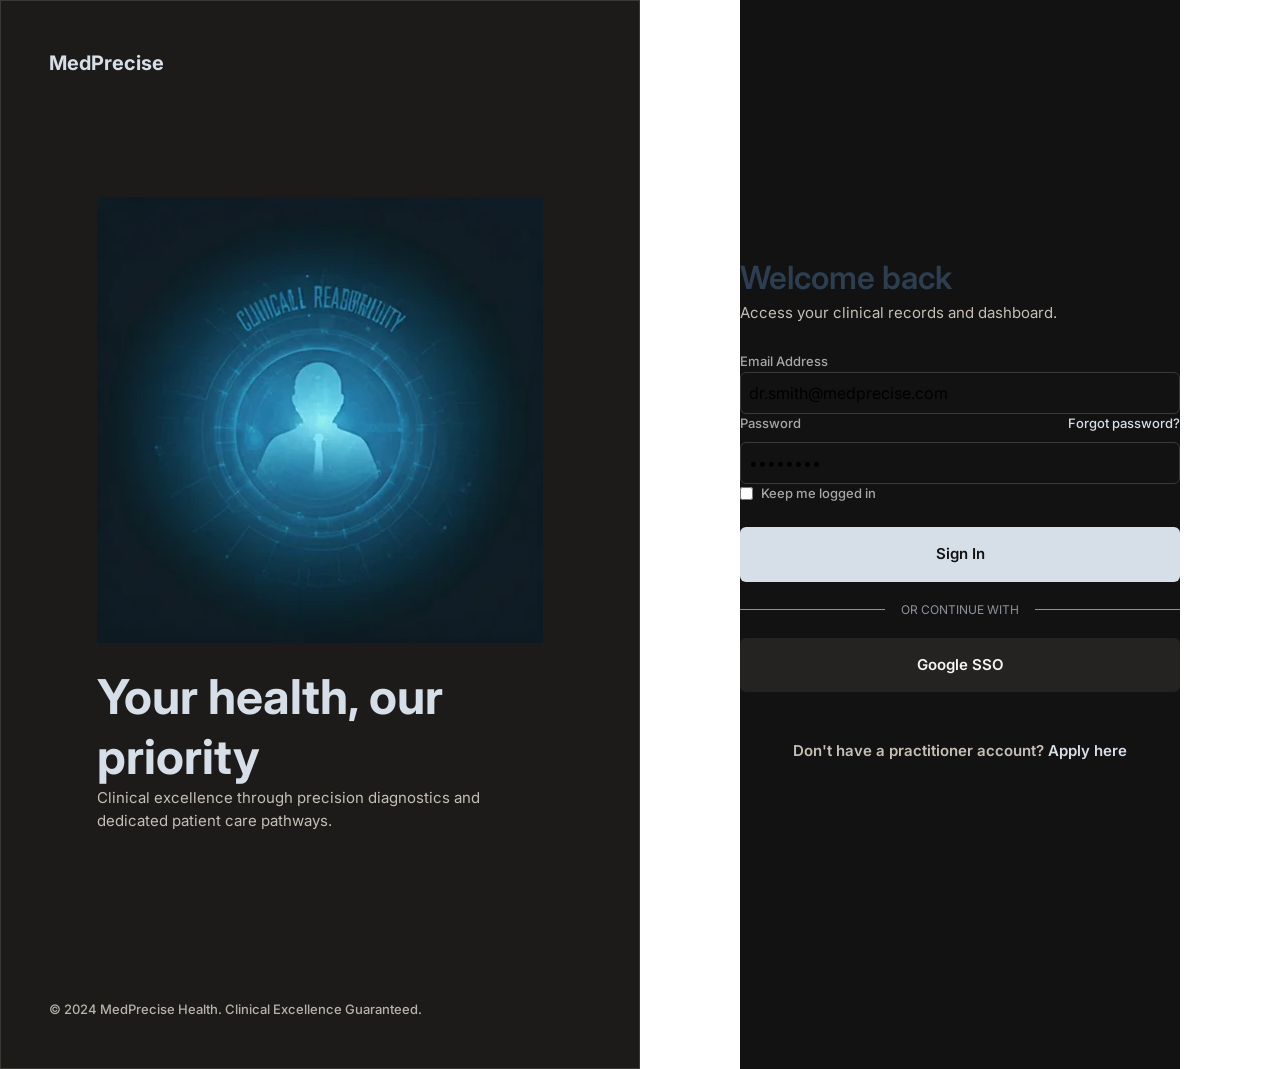
<file: login.html>
<!DOCTYPE html>
<html lang="en" class="dark">
<head>
    <meta charset="UTF-8">
    <meta name="viewport" content="width=device-width, initial-scale=1.0">
    <title>Medical Departments | login</title>
    <link rel="preconnect" href="https://fonts.googleapis.com">
<link rel="preconnect" href="https://fonts.gstatic.com" crossorigin>
<link href="https://fonts.googleapis.com/css2?family=Inter:ital,opsz,wght@0,14..32,100..900;1,14..32,100..900&display=swap" rel="stylesheet">
  <link href="./src/output.css" rel="stylesheet">
</head>
<body>
   <main>
    <section class="min-h-screen grid md:grid-cols-2">
      <div class="hidden md:block p-12 bg-bg3 border border-border flex flex-col justify-center">
        <a href="./index.html" class="text-primary font-bold text-xl ">
        MedPrecise
      </a>
        <div class="px-12 py-30">
 <img src="./src/photos/login/Clinical reliability illustration.webp" alt="clinical reliability"/>

    <div class="mt-6">
      <p class="text-5xl text-primary font-bold leading-15 mt-1">Your health, our priority</p>
      <p class="text-[15px] text-dark">Clinical excellence through precision diagnostics and
dedicated patient care pathways.</p>
    </div>
    </div>

         
    <p class="font-medium text-highlight text-[13px] pt-12">© 2024 MedPrecise Health. Clinical Excellence Guaranteed.</p>
        
      </div>
        <div class="px-12 lg:px-0 bg-background w-full max-w-[440px] mx-auto flex items-center flex-col justify-center ">

  <div class="mb-6 w-full">
    <h6 class="text-primary mb-1">
      Welcome back
    </h6>

    <p class="text-[15px] text-dark">
      Access your clinical records and dashboard.
    </p>
  </div>

  <form class="w-full">

    <div class="form">
      <label for="email">Email Address</label>

      <input type="email" id="email" name="email"placeholder="dr.smith@medprecise.com" >
    </div>

    <div class="form">

      <div class="flex justify-between items-center mb-2">
        <label for="password">Password</label>

        <a
          href="#"
          class="text-[13px] font-medium text-primary"
        >
          Forgot password?
        </a>
      </div>

      <input type="password" id="password" name="password" placeholder="••••••••">
    </div>
    <div class="row  gap-2 mb-6">
      <input type="checkbox">
    <label class="text-[13px] text-muted font-medium"> Keep me logged in</label>
    </div>
    <a href="./dashboard.html" class=" w-full block text-center rounded-md bg-primary text-background text-[15px] font-semibold py-4">Sign In</a>

  </form>
 <div class="my-4 py-1 row gap-4 w-full">
  <div class="bg-t3 h-px flex-1 "></div>
  <p class="text-t3 text-xs">OR CONTINUE WITH</p>
   <div class="bg-t3 h-px flex-1"></div>
 </div>
 <button class=" w-full rounded-md bg-bg2 text-t2 text-[15px] font-semibold py-4">Google SSO</button>
 <div class="my-12"><p class="text-[15px] font-semibold text-dark">Don't have a practitioner account?<span class="ml-1 text-primary">Apply here</span></p></div>
</div>
    </section>
   </main> 
</body>
</html>
</file>
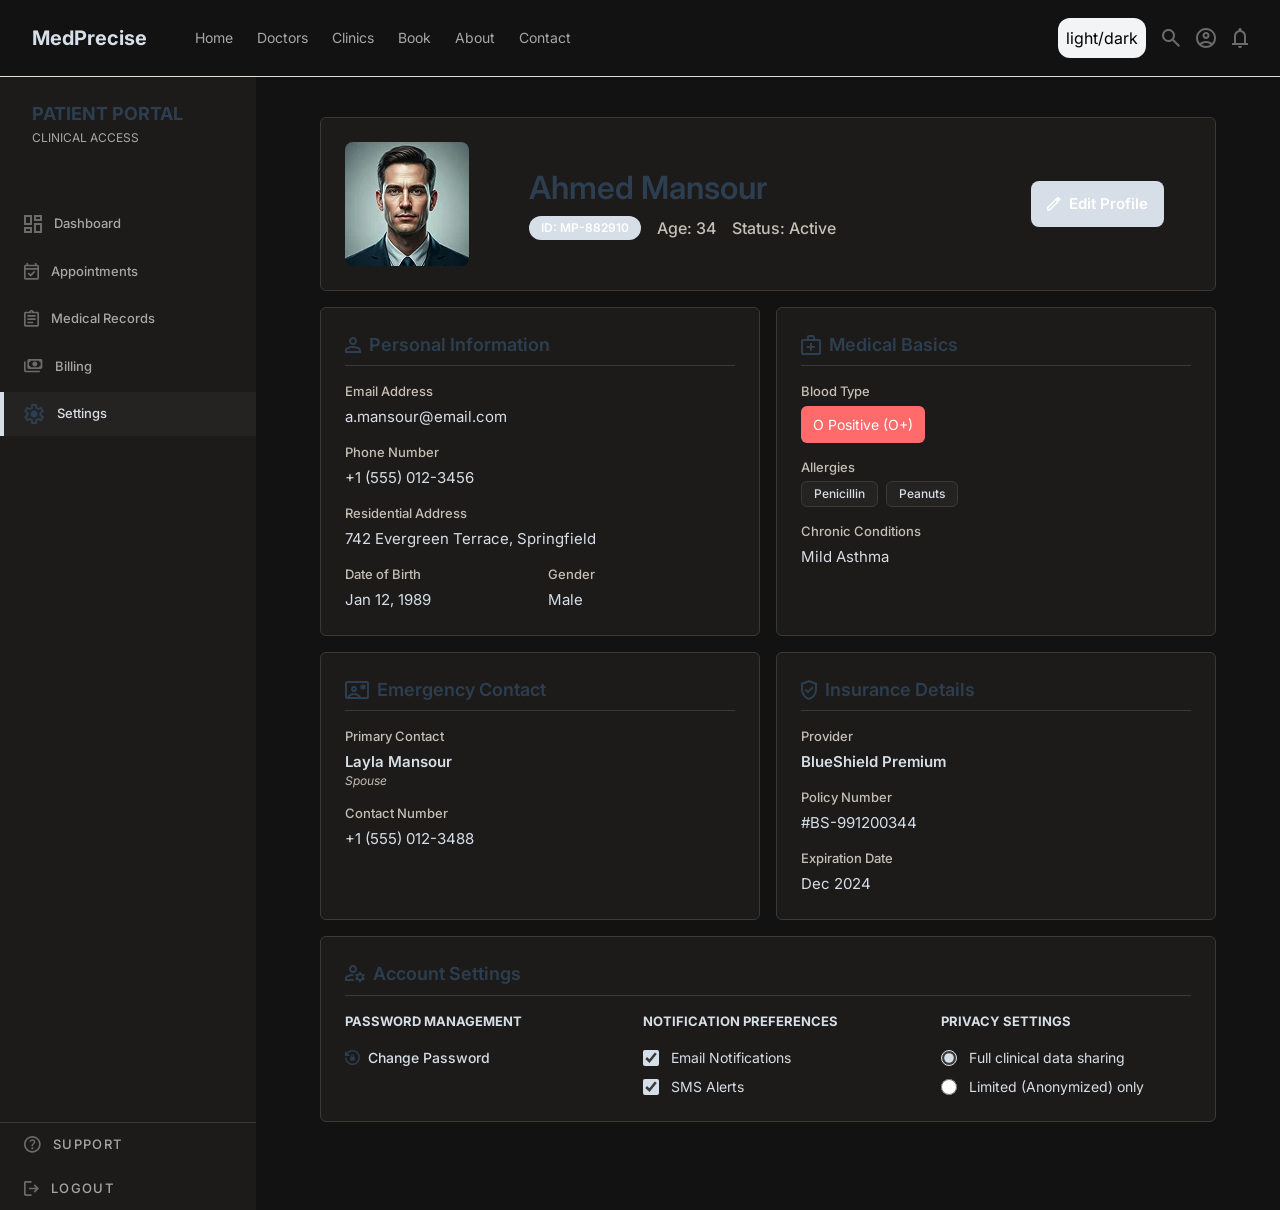
<file: profile.html>
<!DOCTYPE html>
<html lang="en" class="dark">
<head>
    <meta charset="UTF-8">
    <meta name="viewport" content="width=device-width, initial-scale=1.0">
    <title>Medical Departments | Profile</title>
    <link rel="preconnect" href="https://fonts.googleapis.com">
<link rel="preconnect" href="https://fonts.gstatic.com" crossorigin>
<link href="https://fonts.googleapis.com/css2?family=Inter:ital,opsz,wght@0,14..32,100..900;1,14..32,100..900&display=swap" rel="stylesheet">
  <link href="./src/output.css" rel="stylesheet">
</head>
<body class="bg-background">
    <header >
        <div class="container mx-auto row justify-between py-4.5 px-8 relative" >
            <div class="md:hidden">
                <input type="checkbox" id="menu" class="hidden peer">
             <div class="flex justify-between items-center p-4">
                <label for="menu" class="cursor-pointer"><img src="./src/ICONS/Menu.svg" alt="menu"></label>
             </div>
             <div class="hidden peer-checked:flex bg-gray-100  absolute top-full left-8 flex flex-col px-4" >
                <a href="./index.html" class="text-sm text-muted py-2">Home</a>
                 <a href="./doctors.html" class="text-sm text-muted py-2">Doctors</a>
                 <a href="./clinics.html" class="text-sm text-muted py-2">Clinics</a>
                  <a href="./book.html" class="text-sm text-muted py-2">Book</a>
                   <a href="./about.html" class="text-sm text-muted py-2">About</a>
                   <a href="./contact.html" class="text-sm text-muted py-2">Contact</a>
             </div>
            </div>
            <nav class="row justify-between gap-12">
                <a href="./index.html" class="text-xl font-bold text-primary">MedPrecise</a>
                <ul class="row justify-between gap-6 text-sm text-muted hidden  md:flex">
                    <li>
                        <a href="./index.html" class="nav-link ">Home</a>
                    </li>
                    <li>
                        <a href="./doctors.html" class="nav-link">Doctors</a>
                    </li>
                    <li>
                        <a href="./clinics.html" class="nav-link">Clinics</a>
                    </li>
                    <li>
                        <a href="./book.html" class="nav-link">Book</a>
                    </li>
                    <li>
                        <a href="./about.html" class="nav-link">About</a>
                    </li>
                    <li>
                        <a href="./contact.html" class="nav-link">Contact</a>
                    </li>
                </ul>
            </nav>
            <nav class="icons">
                <ul class="row justify-between gap-4">
                    <li>
                        <button id="theme-toggle" class=" hover:bg-gray-400 transform-fill duration-300 bg-gray-100 rounded-xl p-2"> 
             light/dark
            </button>
                    </li>
                    <li class="hidden md:block nav-link">
                        <a href="#"><img src="./src/ICONS/search.svg"></a>
                    </li>
                    <li class="nav-link">
                        <a href="./login.html"><img src="./src/ICONS/pro.svg"></a>
                    </li>
                    <li class="hidden md:block nav-link">
                        <a href="#"><img src="./src/ICONS/not.svg"></a>
                    </li>
                </ul>

            </nav>

        </div>
    </header>
    <div class="grid grid-cols-1 lg:grid-cols-[256px_1fr] ">
         
        <aside class="hidden lg:flex bg-bg3  flex-col min-h-full relative">
              <div class="py-6 px-8">
        <a href="./index.html"> <h3 class="!font-bold">PATIENT PORTAL</h3></a>   
            <p class="text-xs text-muted mt-1">CLINICAL ACCESS</p>
        </div>
        <div class="mt-4 py-4 flex flex-col gap-1 " >
          <a href="./dashboard.html" class="row gap-3 pl-6 py-3 nav-link">
            <img src="./src/ICONS/dash.svg"/>
            <p class="text-[13px] font-medium  text-muted">Dashboard</p>
        </a>
        <div class="row gap-3 pl-6 py-3 nav-link">
            <img src="./src/ICONS/Appointments.svg"/>
            <a href="./Appointments.html" class="text-[13px] font-medium  text-muted">Appointments</a>
        </div>
        <div class="row gap-3 pl-6 py-3 nav-link">
            <img src="./src/ICONS/Medical Records.svg"/>
            <p class="text-[13px] font-medium  text-muted">Medical Records</p>
        </div>
        <div class="row gap-3 pl-6 py-3 nav-link">
            <img src="./src/ICONS/Billing.svg"/>
            <p class="text-[13px] font-medium  text-muted">Billing</p>
        </div>
        <div class="relative row gap-3 pl-6 py-3 nav-link bg-bg2">
            <div class="absolute left-0 top-0 h-full w-1 bg-primary"></div>

            <img src="./src/ICONS/Settings active.svg"/>
            <p class="text-[13px] font-medium  text-primary">Settings</p>
        </div>

        <div class="absolute bottom-0 border-t border-border w-full">
            <div class="row  gap-3 py-3 pl-6 nav-link">
                <img src="./src/ICONS/SUPPORT.svg"/>
                <a href="#" class="text-[13px] font-medium  text-muted tracking-[1.3px]">SUPPORT</a>
            </div>
            <div class="row  gap-3 py-3 pl-6 nav-link">
                <img src="./src/ICONS/LOGOUT.svg"/>
                <a href="./login.html" class="text-[13px] font-medium  text-muted tracking-[1.3px]">LOGOUT</a>
            </div>

        </div>
        
        </div>
        
        </aside>
         <main class="py-10 px-16 mb-12">
           <div class="bg-bg3 border border-border rounded-md p-6 grid grid-cols-1 md:grid-cols-[1fr_3fr_1fr] gap-6 items-center">
             <img src="./src/photos/Ahmed Mansour.webp" alt="ahmed photo" class="rounded-lg"/>
             <div class="flex flex-col gap-2 ">
                <h6>Ahmed Mansour</h6>
                <div class="row gap-4">
                    <p class="bg-primary rounded-2xl text-white font-semibold text-xs py-1 px-3 w-fit ">ID: MP-882910</p>
                    <p class="text-dark font-medium">Age: 34</p>
                    <p class="text-dark font-medium">Status: Active</p>
                </div>
               
             </div>
               <button class="bg-primary py-3 px-4 rounded-lg row gap-2 w-fit h-fit"><img src="./src/ICONS/Edit Profile.svg"/> <p class="text-[15px] text-white font-semibold">Edit Profile</p></button>
           </div>
           <div class="mt-4 grid grid-cols-1 md:grid-cols-2 gap-4"> 
           <div class="bg-bg3 border border-border rounded-md p-6">
            <div class="row gap-2 border-b border-border pb-2 mb-4">
                <img src="./src/ICONS/Personal Information.svg"/>
            <h3>Personal Information</h3>
            </div>
            <div class="flex flex-col gap-3.75">
                <div>
                <p class="text-[13px] font-medium text-dark mb-1">Email Address</p>
                <p class="text-[15px] text-primary">a.mansour@email.com</p>
            </div>
            <div>
                <p class="text-[13px] font-medium text-dark mb-1">Phone Number</p>
                <p class="text-[15px] text-primary">+1 (555) 012-3456</p>
            </div>
             <div>
                <p class="text-[13px] font-medium text-dark mb-1">Residential Address</p>
                <p class="text-[15px] text-primary">742 Evergreen Terrace, Springfield</p>
            </div>
            <div class="grid grid-cols-2 gap-4">
                <div>
                 <p class="text-[13px] font-medium text-dark mb-1">Date of Birth</p>
                <p class="text-[15px] text-primary">Jan 12, 1989</p>
                </div>
                <div>
                    <p class="text-[13px] font-medium text-dark mb-1">Gender</p>
                <p class="text-[15px] text-primary">Male</p
                </div>
            </div>
           </div>
            </div> 
           </div>
             <div class="bg-bg3 border border-border rounded-md p-6">
            <div class="row gap-2 border-b border-border pb-2 mb-4">
                <img src="./src/ICONS/Medical Basics.svg"/>
            <h3>Medical Basics</h3>
            </div>
            <div class="flex flex-col gap-3.75">
                <div>
                <p class="text-[13px] font-medium text-dark mb-1">Blood Type</p>
                <p class="text-[14px] text-white bg-emergency rounded-md px-3 py-2 w-fit">O Positive (O+)</p>
            </div>
            <div>
                <p class="text-[13px] font-medium text-dark mb-1">Allergies</p>
                <div class="row gap-2">
                     <p class="text-xs font-medium text-primary bg-bg2 border-border border rounded-md px-3 py-1 w-fit">Penicillin</p>
                      <p class="text-xs font-medium text-primary bg-bg2 border-border border rounded-md px-3 py-1 w-fit">Peanuts</p>
                </div>
                
            </div>
             <div>
                <p class="text-[13px] font-medium text-dark mb-1">Chronic Conditions</p>
                <p class="text-[15px] text-primary">Mild Asthma</p>
            </div>
            </div> 
           </div>
           <div class="bg-bg3 border border-border rounded-md p-6">
            <div class="row gap-2 border-b border-border pb-2 mb-4">
                <img src="./src/ICONS/Emergency Contact.svg"/>
            <h3>Emergency Contact</h3>
            </div>
            <div class="flex flex-col gap-3.75">
                <div>
                <p class="text-[13px] font-medium text-dark mb-1">Primary Contact</p>
                <p class="text-[15px] text-primary font-semibold">Layla Mansour</p>
                <p class="text-xs text-dark italic">Spouse</p>
            </div>
            <div>
                <p class="text-[13px] font-medium text-dark mb-1">Contact Number</p>
                <p class="text-[15px] text-primary">+1 (555) 012-3488</p>
            </div>
            </div> 
           </div>
             <div class="bg-bg3 border border-border rounded-md p-6">
            <div class="row gap-2 border-b border-border pb-2 mb-4">
                <img src="./src/ICONS/Insurance Details.svg"/>
            <h3>Insurance Details</h3>
            </div>
            <div class="flex flex-col gap-3.75">
                <div>
                <p class="text-[13px] font-medium text-dark mb-1">Provider</p>
                <p class="text-[15px] text-primary font-semibold">BlueShield Premium</p>
            </div>
            <div>
                <p class="text-[13px] font-medium text-dark mb-1">Policy Number</p>
                <p class="text-[15px] text-primary">#BS-991200344</p>
            </div>
            <div>
                <p class="text-[13px] font-medium text-dark mb-1">Expiration Date</p>
                <p class="text-[15px] text-primary">Dec 2024</p>
            </div>
            </div> 
           </div>
        </div>
         <div class="mt-4 bg-bg3 border border-border rounded-md p-6">
            <div class="row gap-2 border-b border-border pb-2 mb-4">
                <img src="./src/ICONS/Account Settings.svg"/>
            <h3>Account Settings</h3>
            </div>
            <div class="grid grid-cols-1 md:grid-cols-3 gap-12">
                <div>
                    <p class="text-primary text-[13px] font-bold mb-4">PASSWORD MANAGEMENT</p>
                    <div class="row gap-2">
                        <img src="./src/ICONS/Change Password.svg"/>
                        <p class="text-primary text-[14px] font-medium">Change Password</p>
                    </div>
                </div>
                  <div>
                    <p class="text-primary text-[13px] font-bold mb-4">NOTIFICATION PREFERENCES</p>
                    <div class="flex flex-col gap-2">
                        <label class="row gap-3"><input type="checkbox" class="accent-primary w-4 h-4" checked><p class="text-[14px] text-primary">Email Notifications</p></label>
                           <label class="row gap-3"><input type="checkbox" class="accent-primary w-4 h-4" checked><p class="text-[14px] text-primary">SMS Alerts</p></label>
                    </div>
                </div>
                 <div>
                    <p class="text-primary text-[13px] font-bold mb-4">PRIVACY SETTINGS</p>
                    <div class="flex flex-col gap-2">
                        <label class="row gap-3"><input type="radio" class="accent-primary w-4 h-4" checked><p class="text-[14px] text-primary">Full clinical data sharing</p></label>
                           <label class="row gap-3"><input type="radio" class="accent-primary w-4 h-4"><p class="text-[14px] text-primary">Limited (Anonymized) only</p></label>
                    </div>
                </div>
            </div>
            
           </div>
          <nav class="fixed bottom-0 left-0 w-full bg-bg3/85 border-t border-border shadow-md  lg:hidden overflow-x-auto no-scrollbar">
                <div class=" border-border pt-3 px-6 gap-16 flex justify-center min-w-max">
                <a href="./dashboard.html" class="flex flex-col items-center gap-1 nav-link shrink-0">
                    <img src="./src/ICONS/dash.svg">
                    <p class="text-[10px] font-bold text-muted">HOME</p>
                </a>
                <a href="./Appointments.html" class="flex flex-col items-center gap-1 nav-link shrink-0">
                    <img src="./src/ICONS/Appointments.svg"/>
                    <p class="text-[10px] font-bold text-muted">BOOK</p>
                </a>
               
                <a class="flex flex-col items-center gap-1 nav-link shrink-0">
                    <img src="./src/ICONS/Medical Records.svg"/>
                    <p class="text-[10px] font-bold text-muted">RECORDS</p>
                </a>
                <a href="./profile.html" class="flex flex-col items-center gap-1 nav-link shrink-0">
                    <img src="./src/ICONS/pro.svg"/>
                    <p class="text-[10px] font-bold text-primary">PROFILE</p>
                </a>
                 <a href="./login.html" class="flex flex-col items-center gap-1 nav-link shrink-0">
                    <img src="./src/ICONS/LOGOUT.svg"/>
                    <p class="text-[10px] font-bold text-muted">LOGOUT</p>
                </a>

               </div>
          </nav>  
        </main>

    
    </div>
</body>
</html>
</file>
<file: src/output.css>
/*! tailwindcss v4.2.4 | MIT License | https://tailwindcss.com */
@layer properties;
@layer theme, base, components, utilities;
@layer theme {
  :root, :host {
    --font-sans: ui-sans-serif, system-ui, sans-serif, "Apple Color Emoji",
      "Segoe UI Emoji", "Segoe UI Symbol", "Noto Color Emoji";
    --font-mono: ui-monospace, SFMono-Regular, Menlo, Monaco, Consolas, "Liberation Mono",
      "Courier New", monospace;
    --color-gray-100: oklch(96.7% 0.003 264.542);
    --color-gray-400: oklch(70.7% 0.022 261.325);
    --color-white: #fff;
    --spacing: 0.25rem;
    --container-xl: 36rem;
    --container-2xl: 42rem;
    --container-3xl: 48rem;
    --text-xs: 0.75rem;
    --text-xs--line-height: calc(1 / 0.75);
    --text-sm: 0.875rem;
    --text-sm--line-height: calc(1.25 / 0.875);
    --text-base: 1rem;
    --text-base--line-height: calc(1.5 / 1);
    --text-lg: 1.125rem;
    --text-lg--line-height: calc(1.75 / 1.125);
    --text-xl: 1.25rem;
    --text-xl--line-height: calc(1.75 / 1.25);
    --text-2xl: 1.5rem;
    --text-2xl--line-height: calc(2 / 1.5);
    --text-5xl: 3rem;
    --text-5xl--line-height: 1;
    --font-weight-medium: 500;
    --font-weight-semibold: 600;
    --font-weight-bold: 700;
    --radius-xs: 0.125rem;
    --radius-sm: 0.25rem;
    --radius-md: 0.375rem;
    --radius-lg: 0.5rem;
    --radius-xl: 0.75rem;
    --radius-2xl: 1rem;
    --default-transition-duration: 150ms;
    --default-transition-timing-function: cubic-bezier(0.4, 0, 0.2, 1);
    --default-font-family: var(--font-sans);
    --default-mono-font-family: var(--font-mono);
    --color-background: #FAFAF8;
    --color-primary: #2C3E50;
    --color-muted: #6B6B6B;
    --color-highlight: #676259;
    --color-text: #43474C;
    --color-t2: #1C1C1C;
    --color-t3: #C4C6CD;
    --color-bg2: #E8E0D5;
    --color-bg3: #F2EFE9;
    --color-border: #E0DDD7;
    --color-available: #4A7C59;
    --color-unavailable: #4A90E2;
    --color-light: #96A9BE;
    --color-dark: #635E55;
    --color-b: #1B1C1D;
    --color-embg: #FFDAD6;
    --color-emergency: #BA1A1A;
    --color-emtext: #93000A;
    --font-inter: 'Inter';
  }
}
@layer base {
  *, ::after, ::before, ::backdrop, ::file-selector-button {
    box-sizing: border-box;
    margin: 0;
    padding: 0;
    border: 0 solid;
  }
  html, :host {
    line-height: 1.5;
    -webkit-text-size-adjust: 100%;
    tab-size: 4;
    font-family: var(--default-font-family, ui-sans-serif, system-ui, sans-serif, "Apple Color Emoji", "Segoe UI Emoji", "Segoe UI Symbol", "Noto Color Emoji");
    font-feature-settings: var(--default-font-feature-settings, normal);
    font-variation-settings: var(--default-font-variation-settings, normal);
    -webkit-tap-highlight-color: transparent;
  }
  hr {
    height: 0;
    color: inherit;
    border-top-width: 1px;
  }
  abbr:where([title]) {
    -webkit-text-decoration: underline dotted;
    text-decoration: underline dotted;
  }
  h1, h2, h3, h4, h5, h6 {
    font-size: inherit;
    font-weight: inherit;
  }
  a {
    color: inherit;
    -webkit-text-decoration: inherit;
    text-decoration: inherit;
  }
  b, strong {
    font-weight: bolder;
  }
  code, kbd, samp, pre {
    font-family: var(--default-mono-font-family, ui-monospace, SFMono-Regular, Menlo, Monaco, Consolas, "Liberation Mono", "Courier New", monospace);
    font-feature-settings: var(--default-mono-font-feature-settings, normal);
    font-variation-settings: var(--default-mono-font-variation-settings, normal);
    font-size: 1em;
  }
  small {
    font-size: 80%;
  }
  sub, sup {
    font-size: 75%;
    line-height: 0;
    position: relative;
    vertical-align: baseline;
  }
  sub {
    bottom: -0.25em;
  }
  sup {
    top: -0.5em;
  }
  table {
    text-indent: 0;
    border-color: inherit;
    border-collapse: collapse;
  }
  :-moz-focusring {
    outline: auto;
  }
  progress {
    vertical-align: baseline;
  }
  summary {
    display: list-item;
  }
  ol, ul, menu {
    list-style: none;
  }
  img, svg, video, canvas, audio, iframe, embed, object {
    display: block;
    vertical-align: middle;
  }
  img, video {
    max-width: 100%;
    height: auto;
  }
  button, input, select, optgroup, textarea, ::file-selector-button {
    font: inherit;
    font-feature-settings: inherit;
    font-variation-settings: inherit;
    letter-spacing: inherit;
    color: inherit;
    border-radius: 0;
    background-color: transparent;
    opacity: 1;
  }
  :where(select:is([multiple], [size])) optgroup {
    font-weight: bolder;
  }
  :where(select:is([multiple], [size])) optgroup option {
    padding-inline-start: 20px;
  }
  ::file-selector-button {
    margin-inline-end: 4px;
  }
  ::placeholder {
    opacity: 1;
  }
  @supports (not (-webkit-appearance: -apple-pay-button))  or (contain-intrinsic-size: 1px) {
    ::placeholder {
      color: currentcolor;
      @supports (color: color-mix(in lab, red, red)) {
        color: color-mix(in oklab, currentcolor 50%, transparent);
      }
    }
  }
  textarea {
    resize: vertical;
  }
  ::-webkit-search-decoration {
    -webkit-appearance: none;
  }
  ::-webkit-date-and-time-value {
    min-height: 1lh;
    text-align: inherit;
  }
  ::-webkit-datetime-edit {
    display: inline-flex;
  }
  ::-webkit-datetime-edit-fields-wrapper {
    padding: 0;
  }
  ::-webkit-datetime-edit, ::-webkit-datetime-edit-year-field, ::-webkit-datetime-edit-month-field, ::-webkit-datetime-edit-day-field, ::-webkit-datetime-edit-hour-field, ::-webkit-datetime-edit-minute-field, ::-webkit-datetime-edit-second-field, ::-webkit-datetime-edit-millisecond-field, ::-webkit-datetime-edit-meridiem-field {
    padding-block: 0;
  }
  ::-webkit-calendar-picker-indicator {
    line-height: 1;
  }
  :-moz-ui-invalid {
    box-shadow: none;
  }
  button, input:where([type="button"], [type="reset"], [type="submit"]), ::file-selector-button {
    appearance: button;
  }
  ::-webkit-inner-spin-button, ::-webkit-outer-spin-button {
    height: auto;
  }
  [hidden]:where(:not([hidden="until-found"])) {
    display: none !important;
  }
}
@layer utilities {
  .pointer-events-none {
    pointer-events: none;
  }
  .absolute {
    position: absolute;
  }
  .fixed {
    position: fixed;
  }
  .relative {
    position: relative;
  }
  .inset-0 {
    inset: calc(var(--spacing) * 0);
  }
  .top-0 {
    top: calc(var(--spacing) * 0);
  }
  .top-0\.5 {
    top: calc(var(--spacing) * 0.5);
  }
  .top-full {
    top: 100%;
  }
  .bottom-0 {
    bottom: calc(var(--spacing) * 0);
  }
  .-left-8\.75 {
    left: calc(var(--spacing) * -8.75);
  }
  .left-0 {
    left: calc(var(--spacing) * 0);
  }
  .left-8 {
    left: calc(var(--spacing) * 8);
  }
  .z-10 {
    z-index: 10;
  }
  .container {
    width: 100%;
    @media (width >= 40rem) {
      max-width: 40rem;
    }
    @media (width >= 48rem) {
      max-width: 48rem;
    }
    @media (width >= 64rem) {
      max-width: 64rem;
    }
    @media (width >= 80rem) {
      max-width: 80rem;
    }
    @media (width >= 96rem) {
      max-width: 96rem;
    }
  }
  .mx-4 {
    margin-inline: calc(var(--spacing) * 4);
  }
  .mx-6 {
    margin-inline: calc(var(--spacing) * 6);
  }
  .mx-auto {
    margin-inline: auto;
  }
  .my-1 {
    margin-block: calc(var(--spacing) * 1);
  }
  .my-2 {
    margin-block: calc(var(--spacing) * 2);
  }
  .my-4 {
    margin-block: calc(var(--spacing) * 4);
  }
  .my-6 {
    margin-block: calc(var(--spacing) * 6);
  }
  .my-12 {
    margin-block: calc(var(--spacing) * 12);
  }
  .my-16 {
    margin-block: calc(var(--spacing) * 16);
  }
  .mt-1 {
    margin-top: calc(var(--spacing) * 1);
  }
  .mt-2 {
    margin-top: calc(var(--spacing) * 2);
  }
  .mt-4 {
    margin-top: calc(var(--spacing) * 4);
  }
  .mt-6 {
    margin-top: calc(var(--spacing) * 6);
  }
  .mt-8 {
    margin-top: calc(var(--spacing) * 8);
  }
  .mt-10 {
    margin-top: calc(var(--spacing) * 10);
  }
  .mt-12 {
    margin-top: calc(var(--spacing) * 12);
  }
  .mt-14 {
    margin-top: calc(var(--spacing) * 14);
  }
  .mt-16 {
    margin-top: calc(var(--spacing) * 16);
  }
  .mt-18\.75 {
    margin-top: calc(var(--spacing) * 18.75);
  }
  .mr-2\.5 {
    margin-right: calc(var(--spacing) * 2.5);
  }
  .mr-6 {
    margin-right: calc(var(--spacing) * 6);
  }
  .mr-8 {
    margin-right: calc(var(--spacing) * 8);
  }
  .mb-1 {
    margin-bottom: calc(var(--spacing) * 1);
  }
  .mb-2 {
    margin-bottom: calc(var(--spacing) * 2);
  }
  .mb-3\.25 {
    margin-bottom: calc(var(--spacing) * 3.25);
  }
  .mb-4 {
    margin-bottom: calc(var(--spacing) * 4);
  }
  .mb-6 {
    margin-bottom: calc(var(--spacing) * 6);
  }
  .mb-8 {
    margin-bottom: calc(var(--spacing) * 8);
  }
  .mb-12 {
    margin-bottom: calc(var(--spacing) * 12);
  }
  .mb-16 {
    margin-bottom: calc(var(--spacing) * 16);
  }
  .mb-\[16\.5px\] {
    margin-bottom: 16.5px;
  }
  .ml-1 {
    margin-left: calc(var(--spacing) * 1);
  }
  .ml-8 {
    margin-left: calc(var(--spacing) * 8);
  }
  .nav-link {
    display: inline-block;
    cursor: pointer;
    transition-property: all;
    transition-timing-function: var(--tw-ease, var(--default-transition-timing-function));
    transition-duration: var(--tw-duration, var(--default-transition-duration));
    --tw-duration: 200ms;
    transition-duration: 200ms;
    &:hover {
      @media (hover: hover) {
        --tw-scale-x: 105%;
        --tw-scale-y: 105%;
        --tw-scale-z: 105%;
        scale: var(--tw-scale-x) var(--tw-scale-y);
      }
    }
    &:hover {
      @media (hover: hover) {
        color: var(--color-primary);
      }
    }
  }
  .row {
    display: flex;
    align-items: center;
  }
  .block {
    display: block;
  }
  .flex {
    display: flex;
  }
  .grid {
    display: grid;
  }
  .hidden {
    display: none;
  }
  .inline-flex {
    display: inline-flex;
  }
  .aspect-square {
    aspect-ratio: 1 / 1;
  }
  .h-0\.5 {
    height: calc(var(--spacing) * 0.5);
  }
  .h-1 {
    height: calc(var(--spacing) * 1);
  }
  .h-2 {
    height: calc(var(--spacing) * 2);
  }
  .h-4 {
    height: calc(var(--spacing) * 4);
  }
  .h-5 {
    height: calc(var(--spacing) * 5);
  }
  .h-6 {
    height: calc(var(--spacing) * 6);
  }
  .h-9 {
    height: calc(var(--spacing) * 9);
  }
  .h-\[1\.2px\] {
    height: 1.2px;
  }
  .h-fit {
    height: fit-content;
  }
  .h-full {
    height: 100%;
  }
  .h-px {
    height: 1px;
  }
  .min-h-full {
    min-height: 100%;
  }
  .min-h-screen {
    min-height: 100vh;
  }
  .w-0\.5 {
    width: calc(var(--spacing) * 0.5);
  }
  .w-1 {
    width: calc(var(--spacing) * 1);
  }
  .w-2 {
    width: calc(var(--spacing) * 2);
  }
  .w-4 {
    width: calc(var(--spacing) * 4);
  }
  .w-5 {
    width: calc(var(--spacing) * 5);
  }
  .w-6 {
    width: calc(var(--spacing) * 6);
  }
  .w-8 {
    width: calc(var(--spacing) * 8);
  }
  .w-9 {
    width: calc(var(--spacing) * 9);
  }
  .w-\[60\%\] {
    width: 60%;
  }
  .w-\[96px\] {
    width: 96px;
  }
  .w-fit {
    width: fit-content;
  }
  .w-full {
    width: 100%;
  }
  .max-w-2xl {
    max-width: var(--container-2xl);
  }
  .max-w-3xl {
    max-width: var(--container-3xl);
  }
  .max-w-\[384px\] {
    max-width: 384px;
  }
  .max-w-\[440px\] {
    max-width: 440px;
  }
  .max-w-xl {
    max-width: var(--container-xl);
  }
  .min-w-0 {
    min-width: calc(var(--spacing) * 0);
  }
  .min-w-max {
    min-width: max-content;
  }
  .flex-1 {
    flex: 1;
  }
  .flex-shrink-0 {
    flex-shrink: 0;
  }
  .shrink-0 {
    flex-shrink: 0;
  }
  .cursor-pointer {
    cursor: pointer;
  }
  .list-none {
    list-style-type: none;
  }
  .appearance-none {
    appearance: none;
  }
  .grid-cols-1 {
    grid-template-columns: repeat(1, minmax(0, 1fr));
  }
  .grid-cols-2 {
    grid-template-columns: repeat(2, minmax(0, 1fr));
  }
  .grid-cols-4 {
    grid-template-columns: repeat(4, minmax(0, 1fr));
  }
  .grid-cols-7 {
    grid-template-columns: repeat(7, minmax(0, 1fr));
  }
  .grid-cols-\[1fr_2\.5fr\] {
    grid-template-columns: 1fr 2.5fr;
  }
  .grid-cols-\[3fr_1\.5fr_1fr\] {
    grid-template-columns: 3fr 1.5fr 1fr;
  }
  .flex-col {
    flex-direction: column;
  }
  .items-center {
    align-items: center;
  }
  .items-end {
    align-items: flex-end;
  }
  .items-start {
    align-items: flex-start;
  }
  .justify-between {
    justify-content: space-between;
  }
  .justify-center {
    justify-content: center;
  }
  .justify-end {
    justify-content: flex-end;
  }
  .justify-start {
    justify-content: flex-start;
  }
  .gap-1 {
    gap: calc(var(--spacing) * 1);
  }
  .gap-2 {
    gap: calc(var(--spacing) * 2);
  }
  .gap-3 {
    gap: calc(var(--spacing) * 3);
  }
  .gap-3\.75 {
    gap: calc(var(--spacing) * 3.75);
  }
  .gap-4 {
    gap: calc(var(--spacing) * 4);
  }
  .gap-5 {
    gap: calc(var(--spacing) * 5);
  }
  .gap-6 {
    gap: calc(var(--spacing) * 6);
  }
  .gap-8 {
    gap: calc(var(--spacing) * 8);
  }
  .gap-10 {
    gap: calc(var(--spacing) * 10);
  }
  .gap-12 {
    gap: calc(var(--spacing) * 12);
  }
  .gap-16 {
    gap: calc(var(--spacing) * 16);
  }
  .overflow-hidden {
    overflow: hidden;
  }
  .overflow-x-auto {
    overflow-x: auto;
  }
  .rounded {
    border-radius: 0.25rem;
  }
  .rounded-2xl {
    border-radius: var(--radius-2xl);
  }
  .rounded-full {
    border-radius: calc(infinity * 1px);
  }
  .rounded-lg {
    border-radius: var(--radius-lg);
  }
  .rounded-md {
    border-radius: var(--radius-md);
  }
  .rounded-xl {
    border-radius: var(--radius-xl);
  }
  .border {
    border-style: var(--tw-border-style);
    border-width: 1px;
  }
  .border-0 {
    border-style: var(--tw-border-style);
    border-width: 0px;
  }
  .border-2 {
    border-style: var(--tw-border-style);
    border-width: 2px;
  }
  .border-y {
    border-block-style: var(--tw-border-style);
    border-block-width: 1px;
  }
  .border-t {
    border-top-style: var(--tw-border-style);
    border-top-width: 1px;
  }
  .border-b {
    border-bottom-style: var(--tw-border-style);
    border-bottom-width: 1px;
  }
  .border-l-2 {
    border-left-style: var(--tw-border-style);
    border-left-width: 2px;
  }
  .border-none {
    --tw-border-style: none;
    border-style: none;
  }
  .\!border-border {
    border-color: var(--color-border) !important;
  }
  .border-\[\#fafaf880\] {
    border-color: #fafaf880;
  }
  .border-b {
    border-color: var(--color-b);
  }
  .border-border {
    border-color: var(--color-border);
  }
  .border-emergency {
    border-color: var(--color-emergency);
  }
  .border-primary {
    border-color: var(--color-primary);
  }
  .bg-available {
    background-color: var(--color-available);
  }
  .bg-background {
    background-color: var(--color-background);
  }
  .bg-bg2 {
    background-color: var(--color-bg2);
  }
  .bg-bg3 {
    background-color: var(--color-bg3);
  }
  .bg-bg3\/85 {
    background-color: color-mix(in srgb, #F2EFE9 85%, transparent);
    @supports (color: color-mix(in lab, red, red)) {
      background-color: color-mix(in oklab, var(--color-bg3) 85%, transparent);
    }
  }
  .bg-border {
    background-color: var(--color-border);
  }
  .bg-embg {
    background-color: var(--color-embg);
  }
  .bg-emergency {
    background-color: var(--color-emergency);
  }
  .bg-gray-100 {
    background-color: var(--color-gray-100);
  }
  .bg-muted {
    background-color: var(--color-muted);
  }
  .bg-primary {
    background-color: var(--color-primary);
  }
  .bg-t3 {
    background-color: var(--color-t3);
  }
  .bg-transparent {
    background-color: transparent;
  }
  .bg-unavailable {
    background-color: var(--color-unavailable);
  }
  .bg-white {
    background-color: var(--color-white);
  }
  .object-cover {
    object-fit: cover;
  }
  .p-2 {
    padding: calc(var(--spacing) * 2);
  }
  .p-4 {
    padding: calc(var(--spacing) * 4);
  }
  .p-5 {
    padding: calc(var(--spacing) * 5);
  }
  .p-6 {
    padding: calc(var(--spacing) * 6);
  }
  .p-12 {
    padding: calc(var(--spacing) * 12);
  }
  .px-0 {
    padding-inline: calc(var(--spacing) * 0);
  }
  .px-1 {
    padding-inline: calc(var(--spacing) * 1);
  }
  .px-2 {
    padding-inline: calc(var(--spacing) * 2);
  }
  .px-3 {
    padding-inline: calc(var(--spacing) * 3);
  }
  .px-3\.25 {
    padding-inline: calc(var(--spacing) * 3.25);
  }
  .px-4 {
    padding-inline: calc(var(--spacing) * 4);
  }
  .px-5 {
    padding-inline: calc(var(--spacing) * 5);
  }
  .px-6 {
    padding-inline: calc(var(--spacing) * 6);
  }
  .px-7\.5 {
    padding-inline: calc(var(--spacing) * 7.5);
  }
  .px-8 {
    padding-inline: calc(var(--spacing) * 8);
  }
  .px-10 {
    padding-inline: calc(var(--spacing) * 10);
  }
  .px-12 {
    padding-inline: calc(var(--spacing) * 12);
  }
  .px-16 {
    padding-inline: calc(var(--spacing) * 16);
  }
  .py-0\.5 {
    padding-block: calc(var(--spacing) * 0.5);
  }
  .py-1 {
    padding-block: calc(var(--spacing) * 1);
  }
  .py-2 {
    padding-block: calc(var(--spacing) * 2);
  }
  .py-3 {
    padding-block: calc(var(--spacing) * 3);
  }
  .py-3\.5 {
    padding-block: calc(var(--spacing) * 3.5);
  }
  .py-4 {
    padding-block: calc(var(--spacing) * 4);
  }
  .py-4\.5 {
    padding-block: calc(var(--spacing) * 4.5);
  }
  .py-6 {
    padding-block: calc(var(--spacing) * 6);
  }
  .py-8 {
    padding-block: calc(var(--spacing) * 8);
  }
  .py-10 {
    padding-block: calc(var(--spacing) * 10);
  }
  .py-12 {
    padding-block: calc(var(--spacing) * 12);
  }
  .py-16 {
    padding-block: calc(var(--spacing) * 16);
  }
  .py-30 {
    padding-block: calc(var(--spacing) * 30);
  }
  .py-\[12\.5px\] {
    padding-block: 12.5px;
  }
  .py-\[18\.5px\] {
    padding-block: 18.5px;
  }
  .pt-1 {
    padding-top: calc(var(--spacing) * 1);
  }
  .pt-2 {
    padding-top: calc(var(--spacing) * 2);
  }
  .pt-3 {
    padding-top: calc(var(--spacing) * 3);
  }
  .pt-4 {
    padding-top: calc(var(--spacing) * 4);
  }
  .pt-6 {
    padding-top: calc(var(--spacing) * 6);
  }
  .pt-8 {
    padding-top: calc(var(--spacing) * 8);
  }
  .pt-12 {
    padding-top: calc(var(--spacing) * 12);
  }
  .pt-16 {
    padding-top: calc(var(--spacing) * 16);
  }
  .pt-\[3px\] {
    padding-top: 3px;
  }
  .pr-6 {
    padding-right: calc(var(--spacing) * 6);
  }
  .pr-8 {
    padding-right: calc(var(--spacing) * 8);
  }
  .pb-2 {
    padding-bottom: calc(var(--spacing) * 2);
  }
  .pb-4 {
    padding-bottom: calc(var(--spacing) * 4);
  }
  .pb-6 {
    padding-bottom: calc(var(--spacing) * 6);
  }
  .pb-16 {
    padding-bottom: calc(var(--spacing) * 16);
  }
  .pb-36 {
    padding-bottom: calc(var(--spacing) * 36);
  }
  .pl-4 {
    padding-left: calc(var(--spacing) * 4);
  }
  .pl-6 {
    padding-left: calc(var(--spacing) * 6);
  }
  .pl-8 {
    padding-left: calc(var(--spacing) * 8);
  }
  .pl-12 {
    padding-left: calc(var(--spacing) * 12);
  }
  .text-center {
    text-align: center;
  }
  .text-right {
    text-align: right;
  }
  .text-2xl {
    font-size: var(--text-2xl);
    line-height: var(--tw-leading, var(--text-2xl--line-height));
  }
  .text-5xl {
    font-size: var(--text-5xl);
    line-height: var(--tw-leading, var(--text-5xl--line-height));
  }
  .text-base {
    font-size: var(--text-base);
    line-height: var(--tw-leading, var(--text-base--line-height));
  }
  .text-lg {
    font-size: var(--text-lg);
    line-height: var(--tw-leading, var(--text-lg--line-height));
  }
  .text-sm {
    font-size: var(--text-sm);
    line-height: var(--tw-leading, var(--text-sm--line-height));
  }
  .text-xl {
    font-size: var(--text-xl);
    line-height: var(--tw-leading, var(--text-xl--line-height));
  }
  .text-xs {
    font-size: var(--text-xs);
    line-height: var(--tw-leading, var(--text-xs--line-height));
  }
  .text-\[0\.938rem\] {
    font-size: 0.938rem;
  }
  .text-\[10px\] {
    font-size: 10px;
  }
  .text-\[11px\] {
    font-size: 11px;
  }
  .text-\[13px\] {
    font-size: 13px;
  }
  .text-\[14px\] {
    font-size: 14px;
  }
  .text-\[15px\] {
    font-size: 15px;
  }
  .text-\[24px\] {
    font-size: 24px;
  }
  .text-\[40px\] {
    font-size: 40px;
  }
  .text-\[48px\] {
    font-size: 48px;
  }
  .leading-6 {
    --tw-leading: calc(var(--spacing) * 6);
    line-height: calc(var(--spacing) * 6);
  }
  .leading-15 {
    --tw-leading: calc(var(--spacing) * 15);
    line-height: calc(var(--spacing) * 15);
  }
  .\!font-bold {
    --tw-font-weight: var(--font-weight-bold) !important;
    font-weight: var(--font-weight-bold) !important;
  }
  .font-bold {
    --tw-font-weight: var(--font-weight-bold);
    font-weight: var(--font-weight-bold);
  }
  .font-medium {
    --tw-font-weight: var(--font-weight-medium);
    font-weight: var(--font-weight-medium);
  }
  .font-semibold {
    --tw-font-weight: var(--font-weight-semibold);
    font-weight: var(--font-weight-semibold);
  }
  .tracking-\[-0\.55px\] {
    --tw-tracking: -0.55px;
    letter-spacing: -0.55px;
  }
  .tracking-\[1\.2px\] {
    --tw-tracking: 1.2px;
    letter-spacing: 1.2px;
  }
  .tracking-\[1\.3px\] {
    --tw-tracking: 1.3px;
    letter-spacing: 1.3px;
  }
  .tracking-\[1\.5px\] {
    --tw-tracking: 1.5px;
    letter-spacing: 1.5px;
  }
  .break-words {
    overflow-wrap: break-word;
  }
  .\!text-background {
    color: var(--color-background) !important;
  }
  .\!text-white {
    color: var(--color-white) !important;
  }
  .text-\[\#fafaf880\] {
    color: #fafaf880;
  }
  .text-\[13\] {
    color: 13;
  }
  .text-b {
    color: var(--color-b);
  }
  .text-background {
    color: var(--color-background);
  }
  .text-border {
    color: var(--color-border);
  }
  .text-dark {
    color: var(--color-dark);
  }
  .text-emergency {
    color: var(--color-emergency);
  }
  .text-emtext {
    color: var(--color-emtext);
  }
  .text-highlight {
    color: var(--color-highlight);
  }
  .text-light {
    color: var(--color-light);
  }
  .text-muted {
    color: var(--color-muted);
  }
  .text-primary {
    color: var(--color-primary);
  }
  .text-t2 {
    color: var(--color-t2);
  }
  .text-t3 {
    color: var(--color-t3);
  }
  .text-text {
    color: var(--color-text);
  }
  .text-white {
    color: var(--color-white);
  }
  .italic {
    font-style: italic;
  }
  .underline {
    text-decoration-line: underline;
  }
  .accent-primary {
    accent-color: var(--color-primary);
  }
  .opacity-60 {
    opacity: 60%;
  }
  .opacity-70 {
    opacity: 70%;
  }
  .opacity-80 {
    opacity: 80%;
  }
  .shadow-md {
    --tw-shadow: 0 4px 6px -1px var(--tw-shadow-color, rgb(0 0 0 / 0.1)), 0 2px 4px -2px var(--tw-shadow-color, rgb(0 0 0 / 0.1));
    box-shadow: var(--tw-inset-shadow), var(--tw-inset-ring-shadow), var(--tw-ring-offset-shadow), var(--tw-ring-shadow), var(--tw-shadow);
  }
  .filter {
    filter: var(--tw-blur,) var(--tw-brightness,) var(--tw-contrast,) var(--tw-grayscale,) var(--tw-hue-rotate,) var(--tw-invert,) var(--tw-saturate,) var(--tw-sepia,) var(--tw-drop-shadow,);
  }
  .transition {
    transition-property: color, background-color, border-color, outline-color, text-decoration-color, fill, stroke, --tw-gradient-from, --tw-gradient-via, --tw-gradient-to, opacity, box-shadow, transform, translate, scale, rotate, filter, -webkit-backdrop-filter, backdrop-filter, display, content-visibility, overlay, pointer-events;
    transition-timing-function: var(--tw-ease, var(--default-transition-timing-function));
    transition-duration: var(--tw-duration, var(--default-transition-duration));
  }
  .transition-all {
    transition-property: all;
    transition-timing-function: var(--tw-ease, var(--default-transition-timing-function));
    transition-duration: var(--tw-duration, var(--default-transition-duration));
  }
  .duration-75 {
    --tw-duration: 75ms;
    transition-duration: 75ms;
  }
  .duration-200 {
    --tw-duration: 200ms;
    transition-duration: 200ms;
  }
  .duration-300 {
    --tw-duration: 300ms;
    transition-duration: 300ms;
  }
  .transform-fill {
    transform-box: fill-box;
  }
  .group-open\:rotate-180 {
    &:is(:where(.group):is([open], :popover-open, :open) *) {
      rotate: 180deg;
    }
  }
  .peer-checked\:flex {
    &:is(:where(.peer):checked ~ *) {
      display: flex;
    }
  }
  .hover\:scale-95 {
    &:hover {
      @media (hover: hover) {
        --tw-scale-x: 95%;
        --tw-scale-y: 95%;
        --tw-scale-z: 95%;
        scale: var(--tw-scale-x) var(--tw-scale-y);
      }
    }
  }
  .hover\:bg-bg2\/80 {
    &:hover {
      @media (hover: hover) {
        background-color: color-mix(in srgb, #E8E0D5 80%, transparent);
        @supports (color: color-mix(in lab, red, red)) {
          background-color: color-mix(in oklab, var(--color-bg2) 80%, transparent);
        }
      }
    }
  }
  .hover\:bg-gray-400 {
    &:hover {
      @media (hover: hover) {
        background-color: var(--color-gray-400);
      }
    }
  }
  .hover\:bg-primary\/50 {
    &:hover {
      @media (hover: hover) {
        background-color: color-mix(in srgb, #2C3E50 50%, transparent);
        @supports (color: color-mix(in lab, red, red)) {
          background-color: color-mix(in oklab, var(--color-primary) 50%, transparent);
        }
      }
    }
  }
  .hover\:bg-primary\/80 {
    &:hover {
      @media (hover: hover) {
        background-color: color-mix(in srgb, #2C3E50 80%, transparent);
        @supports (color: color-mix(in lab, red, red)) {
          background-color: color-mix(in oklab, var(--color-primary) 80%, transparent);
        }
      }
    }
  }
  .focus\:outline-none {
    &:focus {
      --tw-outline-style: none;
      outline-style: none;
    }
  }
  .active\:scale-90 {
    &:active {
      --tw-scale-x: 90%;
      --tw-scale-y: 90%;
      --tw-scale-z: 90%;
      scale: var(--tw-scale-x) var(--tw-scale-y);
    }
  }
  .md\:mt-0 {
    @media (width >= 48rem) {
      margin-top: calc(var(--spacing) * 0);
    }
  }
  .md\:block {
    @media (width >= 48rem) {
      display: block;
    }
  }
  .md\:flex {
    @media (width >= 48rem) {
      display: flex;
    }
  }
  .md\:hidden {
    @media (width >= 48rem) {
      display: none;
    }
  }
  .md\:basis-72\.5 {
    @media (width >= 48rem) {
      flex-basis: calc(var(--spacing) * 72.5);
    }
  }
  .md\:basis-\[288px\] {
    @media (width >= 48rem) {
      flex-basis: 288px;
    }
  }
  .md\:grid-cols-2 {
    @media (width >= 48rem) {
      grid-template-columns: repeat(2, minmax(0, 1fr));
    }
  }
  .md\:grid-cols-3 {
    @media (width >= 48rem) {
      grid-template-columns: repeat(3, minmax(0, 1fr));
    }
  }
  .md\:grid-cols-4 {
    @media (width >= 48rem) {
      grid-template-columns: repeat(4, minmax(0, 1fr));
    }
  }
  .md\:grid-cols-\[1fr_3fr_1fr\] {
    @media (width >= 48rem) {
      grid-template-columns: 1fr 3fr 1fr;
    }
  }
  .md\:grid-cols-\[41\%_59\%\] {
    @media (width >= 48rem) {
      grid-template-columns: 41% 59%;
    }
  }
  .md\:flex-row {
    @media (width >= 48rem) {
      flex-direction: row;
    }
  }
  .md\:justify-between {
    @media (width >= 48rem) {
      justify-content: space-between;
    }
  }
  .md\:gap-6 {
    @media (width >= 48rem) {
      gap: calc(var(--spacing) * 6);
    }
  }
  .md\:border-0 {
    @media (width >= 48rem) {
      border-style: var(--tw-border-style);
      border-width: 0px;
    }
  }
  .md\:p-0 {
    @media (width >= 48rem) {
      padding: calc(var(--spacing) * 0);
    }
  }
  .md\:px-0 {
    @media (width >= 48rem) {
      padding-inline: calc(var(--spacing) * 0);
    }
  }
  .md\:px-4 {
    @media (width >= 48rem) {
      padding-inline: calc(var(--spacing) * 4);
    }
  }
  .lg\:flex {
    @media (width >= 64rem) {
      display: flex;
    }
  }
  .lg\:hidden {
    @media (width >= 64rem) {
      display: none;
    }
  }
  .lg\:grid-cols-2 {
    @media (width >= 64rem) {
      grid-template-columns: repeat(2, minmax(0, 1fr));
    }
  }
  .lg\:grid-cols-3 {
    @media (width >= 64rem) {
      grid-template-columns: repeat(3, minmax(0, 1fr));
    }
  }
  .lg\:grid-cols-4 {
    @media (width >= 64rem) {
      grid-template-columns: repeat(4, minmax(0, 1fr));
    }
  }
  .lg\:grid-cols-\[1\.5fr_1fr\] {
    @media (width >= 64rem) {
      grid-template-columns: 1.5fr 1fr;
    }
  }
  .lg\:grid-cols-\[1\.5fr_2fr\] {
    @media (width >= 64rem) {
      grid-template-columns: 1.5fr 2fr;
    }
  }
  .lg\:grid-cols-\[2fr_1\.5fr\] {
    @media (width >= 64rem) {
      grid-template-columns: 2fr 1.5fr;
    }
  }
  .lg\:grid-cols-\[2fr_1fr\] {
    @media (width >= 64rem) {
      grid-template-columns: 2fr 1fr;
    }
  }
  .lg\:grid-cols-\[256px_1fr\] {
    @media (width >= 64rem) {
      grid-template-columns: 256px 1fr;
    }
  }
  .lg\:px-0 {
    @media (width >= 64rem) {
      padding-inline: calc(var(--spacing) * 0);
    }
  }
  .lg\:px-16 {
    @media (width >= 64rem) {
      padding-inline: calc(var(--spacing) * 16);
    }
  }
  .lg\:py-0 {
    @media (width >= 64rem) {
      padding-block: calc(var(--spacing) * 0);
    }
  }
  .\32 xl\:px-0 {
    @media (width >= 96rem) {
      padding-inline: calc(var(--spacing) * 0);
    }
  }
  .\32 xl\:pl-30 {
    @media (width >= 96rem) {
      padding-left: calc(var(--spacing) * 30);
    }
  }
}
.dark {
  --color-background: #121212;
  --color-primary: #D6DEE7;
  --color-muted: #A7A7A7;
  --color-gr: #6FAF7C;
  --color-highlight: #B8B2A8;
  --color-text: #E2E5E8;
  --color-t2: #F5F5F5;
  --color-t3: #8D939C;
  --color-bg2: #252321;
  --color-bg3: #1C1B19;
  --color-border: #3A3936;
  --color-available: #6FAF7C;
  --color-unavailable: #6FA8D8;
  --color-light: #AAB8C7;
  --color-dark: #C5BFB5;
  --color-b: #F1F1F1;
  --color-embg: #4A2523;
  --color-emergency: #FF6B6B;
  --color-emtext: #FFB4AB;
}
@layer base {
  body {
    font-family: var(--font-inter);
  }
}
@layer components {
  .sec {
    display: flex;
    align-items: center;
    justify-content: center;
    padding-inline: calc(var(--spacing) * 8);
    padding-block: calc(var(--spacing) * 8);
    @media (width >= 64rem) {
      padding-block: calc(var(--spacing) * 0);
    }
    @media (width >= 96rem) {
      padding-inline: calc(var(--spacing) * 0);
    }
  }
  .pagination {
    margin-top: calc(var(--spacing) * 10);
    display: flex;
    align-items: center;
    justify-content: center;
    gap: calc(var(--spacing) * 2);
  }
  .page-btn {
    border-radius: var(--radius-xs);
    border-style: var(--tw-border-style);
    border-width: 1px;
    border-color: var(--color-border);
    padding-inline: calc(var(--spacing) * 3);
    padding-block: calc(var(--spacing) * 1);
    color: var(--color-dark);
    transition-property: color, background-color, border-color, outline-color, text-decoration-color, fill, stroke, --tw-gradient-from, --tw-gradient-via, --tw-gradient-to, opacity, box-shadow, transform, translate, scale, rotate, filter, -webkit-backdrop-filter, backdrop-filter, display, content-visibility, overlay, pointer-events;
    transition-timing-function: var(--tw-ease, var(--default-transition-timing-function));
    transition-duration: var(--tw-duration, var(--default-transition-duration));
    --tw-duration: 200ms;
    transition-duration: 200ms;
    &:hover {
      @media (hover: hover) {
        background-color: var(--color-gray-100);
      }
    }
  }
  .page-active {
    border-radius: var(--radius-xs);
    border-style: var(--tw-border-style);
    border-width: 1px;
    background-color: var(--color-primary);
    padding-inline: calc(var(--spacing) * 3);
    padding-block: calc(var(--spacing) * 1);
    color: var(--color-white);
  }
  .page-arrow {
    border-radius: var(--radius-xs);
    border-style: var(--tw-border-style);
    border-width: 1px;
    border-color: var(--color-border);
    padding-inline: calc(var(--spacing) * 3);
    padding-block: calc(var(--spacing) * 1);
    color: var(--color-dark);
    &:hover {
      @media (hover: hover) {
        background-color: var(--color-gray-100);
      }
    }
  }
  .review {
    display: flex;
    flex-direction: column;
    gap: calc(var(--spacing) * 4);
    border-radius: var(--radius-lg);
    border-style: var(--tw-border-style);
    border-width: 1px;
    border-color: var(--color-border);
    background-color: var(--color-bg3);
    padding: calc(var(--spacing) * 6);
  }
  .rate {
    display: flex;
    align-items: center;
    justify-content: center;
    gap: calc(var(--spacing) * 1);
    border-radius: var(--radius-sm);
    border-style: var(--tw-border-style);
    border-width: 1px;
    border-color: var(--color-border);
    background-color: var(--color-background);
    padding-inline: calc(var(--spacing) * 2);
    padding-block: calc(var(--spacing) * 1);
  }
  .loc {
    font-size: 0.875rem;
    --tw-leading: calc(var(--spacing) * 5);
    line-height: calc(var(--spacing) * 5);
    color: var(--color-dark);
  }
}
a,button {
  cursor: pointer;
  transition-property: all;
  transition-timing-function: var(--tw-ease, var(--default-transition-timing-function));
  transition-duration: var(--tw-duration, var(--default-transition-duration));
  --tw-duration: 150ms;
  transition-duration: 150ms;
  &:active {
    --tw-scale-x: 90%;
    --tw-scale-y: 90%;
    --tw-scale-z: 90%;
    scale: var(--tw-scale-x) var(--tw-scale-y);
  }
}
header {
  border-bottom: 1px solid #E0DDD7;
}
h1 {
  font-size: 1rem;
  line-height: 1.5rem;
}
h2 {
  font-size: 1rem;
  line-height: 1.5rem;
}
h3 {
  font-size: 1.125rem;
  line-height: 1.575rem;
  font-weight: 600;
  color: #2C3E50;
}
h4 {
  font-size: 1.5rem;
  line-height: 1.95rem;
  font-weight: 600;
  color: #2C3E50;
}
h5 {
  font-size: 0.75rem;
  font-weight: bold;
  line-height: 1.219rem;
  letter-spacing: 1.2px;
}
h6 {
  font-size: 2rem;
  line-height: 2.5rem;
  color: #2C3E50;
  font-weight: 600;
}
.style {
  font-size: 0.75rem;
  line-height: 1rem;
  letter-spacing: 1.2px;
  color: #6B6B6B;
}
.status {
  font-size: 10px;
  font-weight: bold;
  line-height: 0.938 rem;
  color: #FFFFFF;
  border: 1px solid var(--color-border);
  border-radius: 4px;
  text-align: center;
  padding: 4px 8px;
}
.title {
  position: relative;
  display: inline-block;
}
.title::after {
  content: "";
  display: block;
  width: 50px;
  height: 3px;
  background-color: #2C3E50;
  border-radius: 2px;
  margin: 8px auto 0;
}
.card {
  border: 1.5px solid var(--color-border);
  background-color: var(--color-background);
  border-radius: 8px;
  padding: 24px;
}
.dr-card {
  border: 1px solid var(--color-border);
  background-color: var(--color-bg3);
  border-radius: 8px;
  height: 423px;
  overflow: hidden;
}
.dr-card button {
  background-color: var(--color-bg3);
  color: var(--color-primary);
  border: 1px solid var(--color-primary);
  border-radius: 4px;
  width: 100%;
  padding: 10px;
  margin-top: 16px;
}
.btn {
  background-color: var(--color-bg3);
  color: var(--color-primary);
  border: 1px solid var(--color-primary);
  border-radius: 4px;
  width: 100%;
  padding: 10px;
  margin-top: 16px;
  display: inline-block;
  text-align: center;
}
.dr-card img {
  width: 100%;
  object-fit: cover;
  border-top-right-radius: 8px;
  border-top-left-radius: 8px;
  height: 61%;
}
.step-number {
  width: 64px;
  height: 64px;
  background-color: #FAFAF8;
  color: #2C3E50;
  border-radius: 12px;
  display: flex;
  align-items: center;
  justify-content: center;
}
.Patient-card {
  background-color: var(--color-bg3);
  border: 1px solid var(--color-border);
  border-radius: 8px;
  padding: 24px;
}
.footer-container a {
  color: var(--color-muted);
}
.footer-container button {
  color: #FFFFFF;
  background-color: var(--color-primary);
  font-weight: bold;
  border-radius: 8PX;
}
.footer-container button:hover {
  background-color: rgba(44, 62, 80, 0.8);
}
.selected {
  text-decoration: underline;
  text-decoration-thickness: 1.5px;
  text-underline-offset: 4px;
  color: #2C3E50 !important;
  font-weight: bold !important;
}
.text {
  font-size: 0.813rem;
  line-height: 1.219rem;
  font-weight: 500;
}
.bottom-header h1 {
  font-size: 3rem;
  line-height: 3.6rem;
  font-weight: bold;
  color: #2C3E50;
}
.caption {
  font-size: 0.813rem;
  line-height: 1.219rem;
  color: var(--color-dark);
  font-weight: 500;
}
.option {
  display: flex;
  align-items: center;
  gap: 8px;
  margin-bottom: 12px;
  cursor: pointer;
}
.item button {
  color: #FFFFFF;
  background-color: var(--color-primary);
  font-weight: 600;
  font-size: 0.938rem;
  width: 100%;
  padding-top: 16px;
  padding-bottom: 16px;
  border-radius: 8PX;
}
.item-btn {
  color: #FFFFFF;
  background-color: var(--color-primary);
  font-weight: 600;
  font-size: 0.938rem;
  width: 100%;
  padding-top: 16px;
  padding-bottom: 16px;
  border-radius: 8PX;
  display: inline-block;
  text-align: center;
}
.item button:hover {
  background-color: rgba(44, 62, 80, 0.8);
}
.dr-img {
  object-fit: cover;
  border-top-right-radius: 8px;
  border-top-left-radius: 8px;
  width: 100%;
  height: 52%;
}
.item {
  border: 1px solid var(--color-border);
  background-color: var(--color-bg3);
  border-radius: 8px;
  height: 478px;
  overflow: hidden;
}
.certificate {
  background-color: var(--color-bg3);
  border: 1px var(--color-border) solid;
  color: var(--color-primary);
  font-size: 0.875rem;
  border-radius: 4px;
  align-items: center;
  display: flex;
  justify-content: center;
}
.availability-card button:hover {
  transform: scale(0.9);
}
.info a {
  color: #FFFFFF;
  background-color: var(--color-primary);
  font-weight: 600;
  font-size: 0.938rem;
  padding: 16px 48px;
  border-radius: 8PX;
}
.info {
  border-top: 1px solid #E0DDD7;
  border-bottom: 1px solid #E0DDD7;
}
.C-name {
  font-size: 0.938rem;
  line-height: 1.5rem;
  color: var(--color-primary);
}
.clinic {
  border: 1px solid var(--color-border);
  background-color: var(--color-bg3);
  border-radius: 8px;
  overflow: hidden;
  height: 454px;
}
.form input {
  width: 100%;
  border-radius: var(--radius-md);
  border-style: var(--tw-border-style);
  border-width: 1px;
  border-color: var(--color-border);
  background-color: var(--color-background);
  padding-inline: calc(var(--spacing) * 2);
  padding-block: calc(var(--spacing) * 2);
}
.form label {
  font-size: 13px;
  --tw-font-weight: var(--font-weight-medium);
  font-weight: var(--font-weight-medium);
  color: var(--color-muted);
}
.form select {
  width: 100%;
  border-radius: var(--radius-md);
  border-style: var(--tw-border-style);
  border-width: 1px;
  border-color: var(--color-border);
  background-color: var(--color-background);
  padding-inline: calc(var(--spacing) * 2);
  padding-block: calc(var(--spacing) * 2);
}
.form textarea {
  width: 100%;
  border-radius: var(--radius-md);
  border-style: var(--tw-border-style);
  border-width: 1px;
  border-color: var(--color-border);
  background-color: var(--color-background);
  padding-inline: calc(var(--spacing) * 2);
  padding-block: calc(var(--spacing) * 2);
}
.layout {
  display: grid;
  grid-template-columns: 256px 1fr;
  grid-template-areas: "sidebar navbar" "sidebar main" "sidebar footer";
  grid-template-rows: auto 1fr auto;
  min-height: 100vh;
}
.no-scrollbar::-webkit-scrollbar {
  display: none;
}
.no-scrollbar {
  -ms-overflow-style: none;
  scrollbar-width: none;
}
summary::-webkit-details-marker {
  display: none;
}
@property --tw-duration {
  syntax: "*";
  inherits: false;
}
@property --tw-scale-x {
  syntax: "*";
  inherits: false;
  initial-value: 1;
}
@property --tw-scale-y {
  syntax: "*";
  inherits: false;
  initial-value: 1;
}
@property --tw-scale-z {
  syntax: "*";
  inherits: false;
  initial-value: 1;
}
@property --tw-border-style {
  syntax: "*";
  inherits: false;
  initial-value: solid;
}
@property --tw-leading {
  syntax: "*";
  inherits: false;
}
@property --tw-font-weight {
  syntax: "*";
  inherits: false;
}
@property --tw-tracking {
  syntax: "*";
  inherits: false;
}
@property --tw-shadow {
  syntax: "*";
  inherits: false;
  initial-value: 0 0 #0000;
}
@property --tw-shadow-color {
  syntax: "*";
  inherits: false;
}
@property --tw-shadow-alpha {
  syntax: "<percentage>";
  inherits: false;
  initial-value: 100%;
}
@property --tw-inset-shadow {
  syntax: "*";
  inherits: false;
  initial-value: 0 0 #0000;
}
@property --tw-inset-shadow-color {
  syntax: "*";
  inherits: false;
}
@property --tw-inset-shadow-alpha {
  syntax: "<percentage>";
  inherits: false;
  initial-value: 100%;
}
@property --tw-ring-color {
  syntax: "*";
  inherits: false;
}
@property --tw-ring-shadow {
  syntax: "*";
  inherits: false;
  initial-value: 0 0 #0000;
}
@property --tw-inset-ring-color {
  syntax: "*";
  inherits: false;
}
@property --tw-inset-ring-shadow {
  syntax: "*";
  inherits: false;
  initial-value: 0 0 #0000;
}
@property --tw-ring-inset {
  syntax: "*";
  inherits: false;
}
@property --tw-ring-offset-width {
  syntax: "<length>";
  inherits: false;
  initial-value: 0px;
}
@property --tw-ring-offset-color {
  syntax: "*";
  inherits: false;
  initial-value: #fff;
}
@property --tw-ring-offset-shadow {
  syntax: "*";
  inherits: false;
  initial-value: 0 0 #0000;
}
@property --tw-blur {
  syntax: "*";
  inherits: false;
}
@property --tw-brightness {
  syntax: "*";
  inherits: false;
}
@property --tw-contrast {
  syntax: "*";
  inherits: false;
}
@property --tw-grayscale {
  syntax: "*";
  inherits: false;
}
@property --tw-hue-rotate {
  syntax: "*";
  inherits: false;
}
@property --tw-invert {
  syntax: "*";
  inherits: false;
}
@property --tw-opacity {
  syntax: "*";
  inherits: false;
}
@property --tw-saturate {
  syntax: "*";
  inherits: false;
}
@property --tw-sepia {
  syntax: "*";
  inherits: false;
}
@property --tw-drop-shadow {
  syntax: "*";
  inherits: false;
}
@property --tw-drop-shadow-color {
  syntax: "*";
  inherits: false;
}
@property --tw-drop-shadow-alpha {
  syntax: "<percentage>";
  inherits: false;
  initial-value: 100%;
}
@property --tw-drop-shadow-size {
  syntax: "*";
  inherits: false;
}
@layer properties {
  @supports ((-webkit-hyphens: none) and (not (margin-trim: inline))) or ((-moz-orient: inline) and (not (color:rgb(from red r g b)))) {
    *, ::before, ::after, ::backdrop {
      --tw-duration: initial;
      --tw-scale-x: 1;
      --tw-scale-y: 1;
      --tw-scale-z: 1;
      --tw-border-style: solid;
      --tw-leading: initial;
      --tw-font-weight: initial;
      --tw-tracking: initial;
      --tw-shadow: 0 0 #0000;
      --tw-shadow-color: initial;
      --tw-shadow-alpha: 100%;
      --tw-inset-shadow: 0 0 #0000;
      --tw-inset-shadow-color: initial;
      --tw-inset-shadow-alpha: 100%;
      --tw-ring-color: initial;
      --tw-ring-shadow: 0 0 #0000;
      --tw-inset-ring-color: initial;
      --tw-inset-ring-shadow: 0 0 #0000;
      --tw-ring-inset: initial;
      --tw-ring-offset-width: 0px;
      --tw-ring-offset-color: #fff;
      --tw-ring-offset-shadow: 0 0 #0000;
      --tw-blur: initial;
      --tw-brightness: initial;
      --tw-contrast: initial;
      --tw-grayscale: initial;
      --tw-hue-rotate: initial;
      --tw-invert: initial;
      --tw-opacity: initial;
      --tw-saturate: initial;
      --tw-sepia: initial;
      --tw-drop-shadow: initial;
      --tw-drop-shadow-color: initial;
      --tw-drop-shadow-alpha: 100%;
      --tw-drop-shadow-size: initial;
    }
  }
}
</file>
